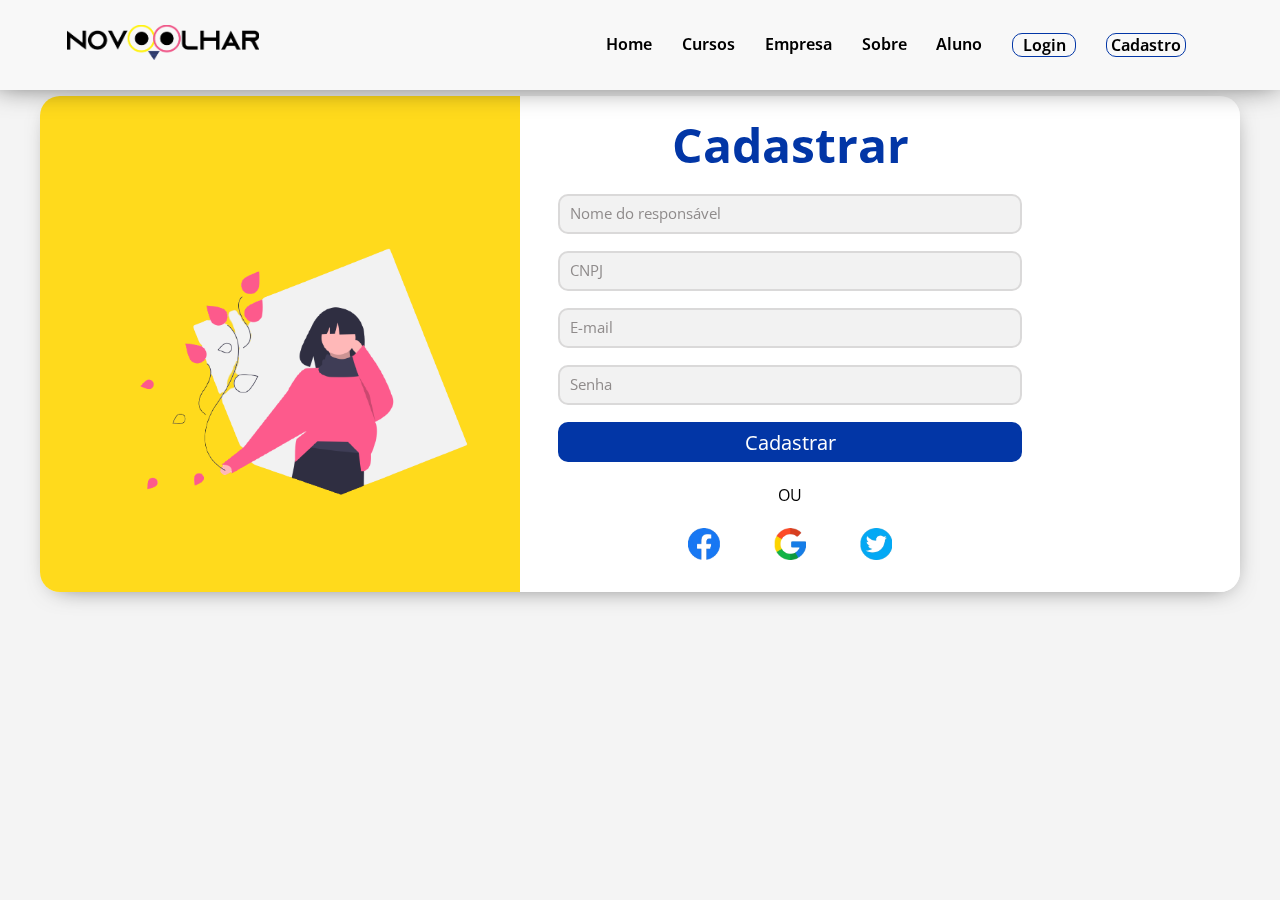
<file: cadastroempresa.html>
<!DOCTYPE html>
<html lang="pt-br">
<head>
    <meta charset="UTF-8">
    <meta http-equiv="X-UA-Compatible" content="IE=edge">
    <meta name="viewport" content="width=device-width, initial-scale=1.0">
    <title>Document</title>
    <link rel="stylesheet" href="css/cadastroempresa.css">
</head>
<body>
    
    <section class="corpo">
        <header href="#" id="cabecalho">
            <a href="index.html"><img class="logotipo" src="img/Logo.png" alt=""></a>
            <ul class="lista">
                <li><a href="index.html">Home</a></li>
                <li><a href="cursos.html">Cursos</a></li>
                <li><a href="empresa.html">Empresa</a></li>
                <li><a href="sobre.html">Sobre</a></li>
                <li><a href="perfil.html">Aluno</a></li>
                <li class="login"><a href="login.html">Login</a></li>
                <li class="cadastro"><a href="cadastrocrianca.html">Cadastro</a></li>
            </ul>
        </header>

    </section> 

    <div class="entrada">            
        <div class="cadastrocrianca">
            <h1>Cadastrar</h1>
            <input type="text" placeholder="Nome do responsável">
            
            <input type="number" placeholder="CNPJ">
            <input type="email" placeholder="E-mail">
            <input type="number" placeholder="Senha">
            <button><a href="../apoiar.html">Cadastrar</a></button>
            <br>
            <p>OU</p>
            <br>
            <div class="icones">
                <a href=""><img id="facebook" src="img/facebookicon-removebg-preview.png" alt=""></a>
                <a href=""><img src="img/googleicon-removebg-preview.png" alt=""></a>
                <a href=""><img id="twitter" src="img/twittericon-removebg-preview.png" alt=""></a>
            </div>
        </div>
        <img src="img/undraw_fall_thyk_1_-removebg-preview.png" alt="">
    </div>
</body>
</html>
</file>
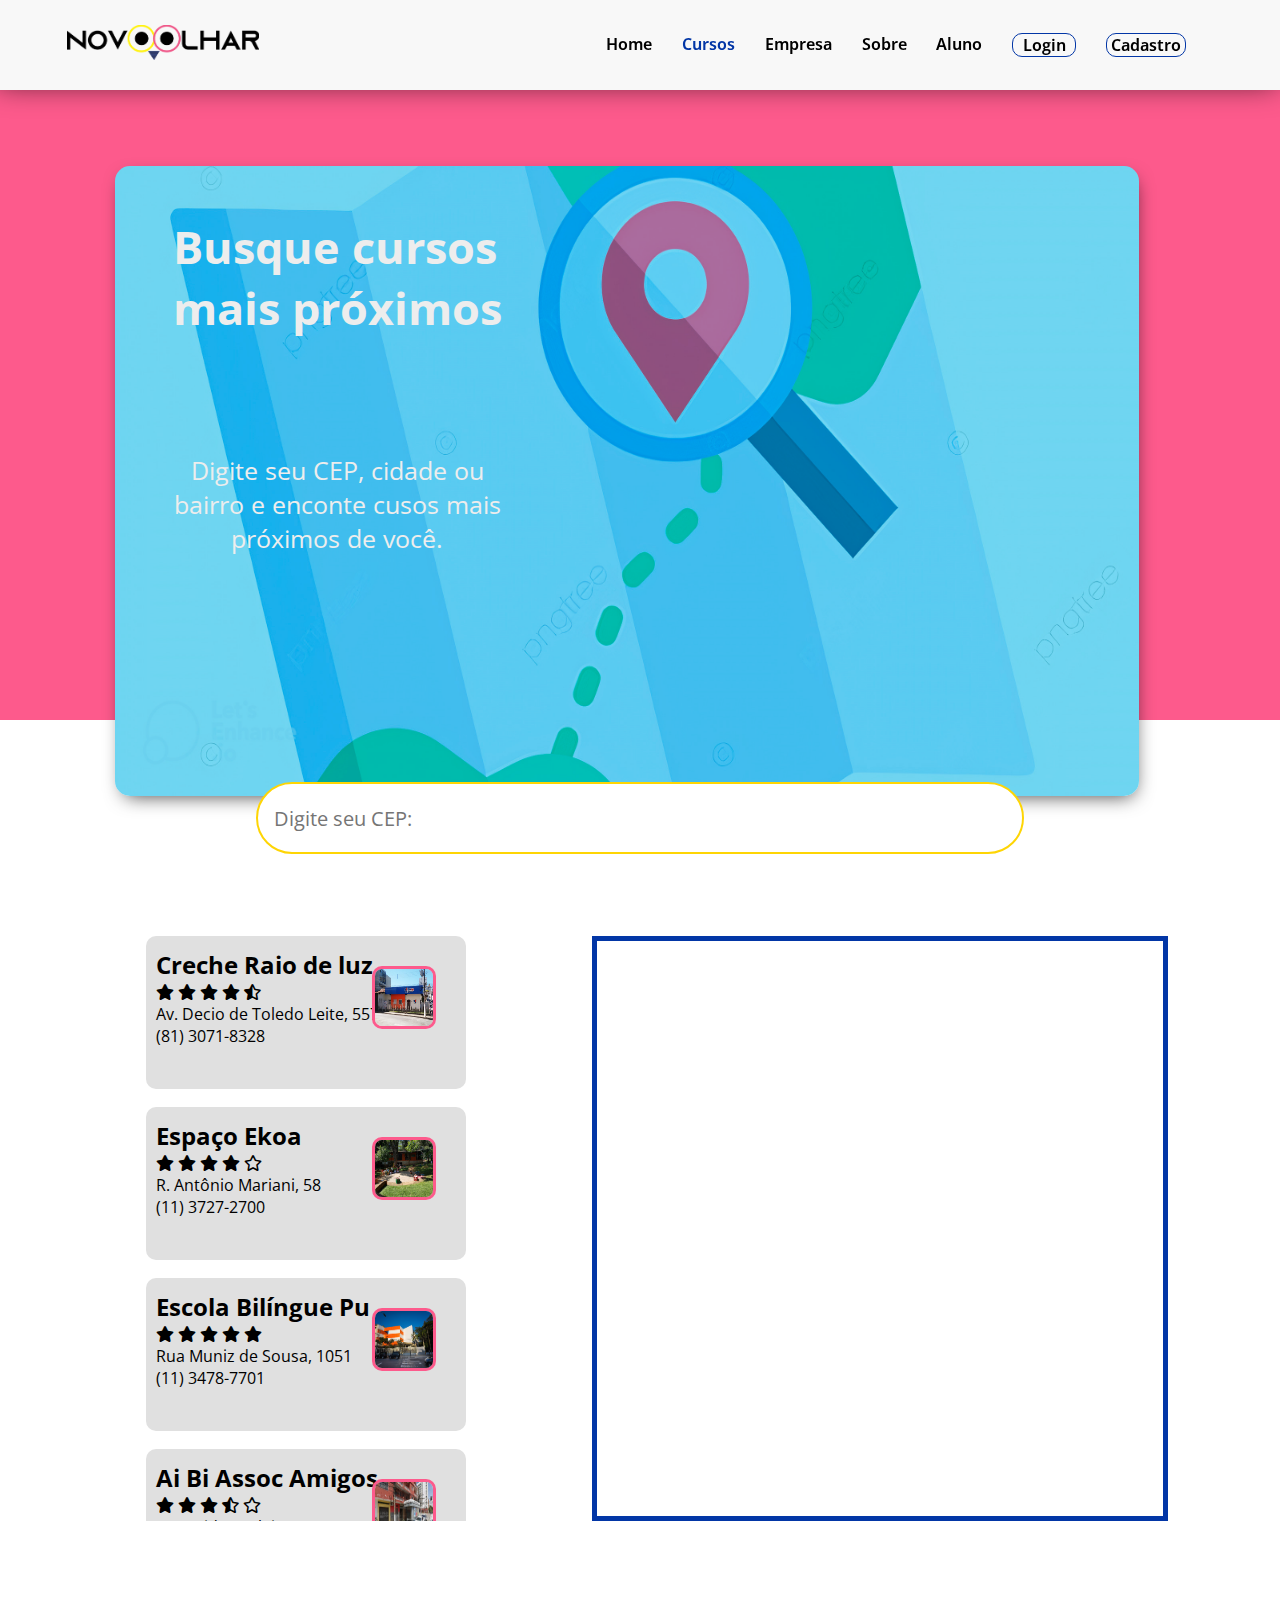
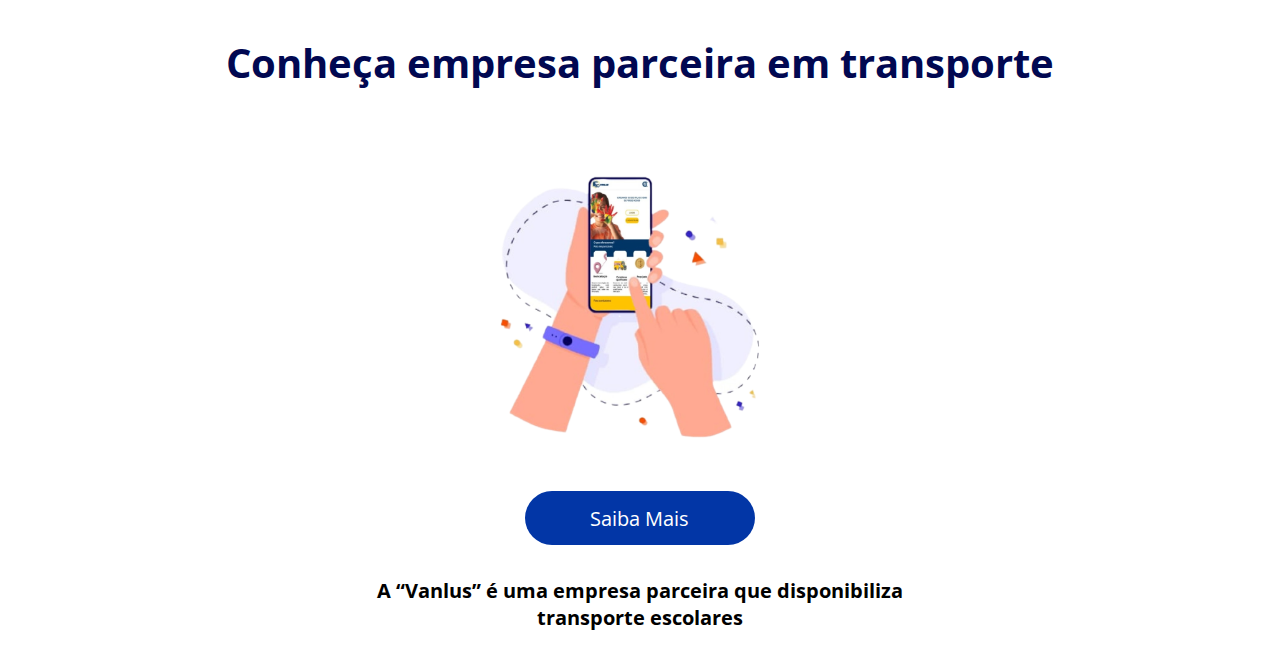
<file: cursos.html>
<!DOCTYPE html>
<html lang="pt-br">
<head>
    <meta charset="UTF-8">
    <meta http-equiv="X-UA-Compatible" content="IE=edge">
    <meta name="viewport" content="width=device-width, initial-scale=1.0">
    <title>Demoday</title>
    <link rel="stylesheet" href="css/style.css">
    <link rel="stylesheet" href="https://use.fontawesome.com/releases/v5.15.1/css/all.css">
</head>
<body>
    <section class="corpo">
        <header href="#" id="cabecalho">
          <a href="index.html"><img class="logotipo" src="img/Logo.png" alt=""></a>
            <ul class="lista">
                <li><a href="index.html">Home</a></li>
                <li><a href="#" id="selecionado">Cursos</a></li>
                <li><a href="empresa.html">Empresa</a></li>
                <li><a href="sobre.html">Sobre</a></li>
                <li><a href="perfil.html">Aluno</a></li>
                <li class="login"><a href="login.html">Login</a></li>
                <li class="cadastro"><a href="cadastrocrianca.html">Cadastro</a></li>
            </ul>
        </header>
  
          <div class="container">
            <div class="palavras">
                <h2>Busque cursos <br> mais próximos</h2>
                <br>
                <br>
                <br>
                <br>
                <br>
                <p>Digite seu CEP, cidade ou <br> bairro e enconte cusos mais <br> próximos de você.</p>
             </div>
             <img src="img/mapaFundoDemo.png" alt="">
          </div> 
          
    </section>

    <section class="cepbase" >
        <div class="cep">
            <input type="number" placeholder="Digite seu CEP:">
        </div>
    </section>

    <div class="teste">
      <section class="mapa">
        <iframe src="https://www.google.com/maps/embed?pb=!1m18!1m12!1m3!1d7798.505442922905!2d-46.69828871994064!3d-23.678579193168364!2m3!1f0!2f0!3f0!3m2!1i1024!2i768!4f13.1!3m3!1m2!1s0x94ce5025c14682b5%3A0xb58843e38ccc3b46!2sShopping%20SP%20Market!5e0!3m2!1spt-BR!2sbr!4v1668552994341!5m2!1spt-BR!2sbr" wi width="350" FRAMEBORDER="0" height="285" scrolling="no" style="border: 5px solid #0236A6"></iframe>
    </section>

    <section class="areacomentarios">
      <div class="comentario"> 
        <div class="local">
            <h2>Creche Raio de luz</h2>
            <p class="fas fa-star"></p>
            <p class="fas fa-star"></p>
            <p class="fas fa-star"></p>
            <p class="fas fa-star"></p>
            <p class="fas fa-star-half-alt"></p>
            <p>Av. Decio de Toledo Leite, 557</p>
            <p>(81) 3071-8328</p>
        </div>   
        <img src="img/ctrlplay.jpg" alt="">
      </div>   
      <!-- fas fa-star-half-alt -->
      <div id="margem" class="comentario"> 
        <div class="local">
            <h2>Espaço Ekoa </h2>
            <p class="fas fa-star"></p>
            <p class="fas fa-star"></p>
            <p class="fas fa-star"></p>
            <p class="fas fa-star"></p>
            <p class="far fa-star"></p>
            <p>R. Antônio Mariani, 58</p>
            <p>(11) 3727-2700</p>
        </div>   
        <img src="img/unnamed.jpg" alt="">
      </div>

      <div id="margem" class="comentario"> 
        <div class="local">
            <h2>Escola Bilíngue Pu ...</h2>
            <p class="fas fa-star"></p>
            <p class="fas fa-star"></p>
            <p class="fas fa-star"></p>
            <p class="fas fa-star"></p>
            <p class="fas fa-star"></p>
            <p>Rua Muniz de Sousa, 1051</p>
            <p>(11) 3478-7701</p>
        </div>   
        <img src="img/AF1QipPGvpPuqzEujieeC0llzhvNOB-B.png" alt="">
      </div>

      <div id="margem" class="comentario"> 
        <div class="local">
            <h2>Ai Bi Assoc Amigos ...</h2>
            <p class="fas fa-star"></p>
            <p class="fas fa-star"></p>
            <p class="fas fa-star"></p>
            <p class="fas fa-star-half-alt"></p>
            <p class="far fa-star"></p>
            <p>R. Ouvidor Peleja, 30</p>
            <p>(11) 3567-6620</p>
        </div>  
         
        <img src="img/thumbnail.png" alt="">
      </div>

      <div id="margem" class="comentario"> 
        <div class="local">
            <h2>LAR BATISTA DE CR...</h2>
            <p class="fas fa-star"></p>
            <p class="fas fa-star"></p>
            <p class="fas fa-star"></p>
            <p class="far fa-star"></p>
            <p class="far fa-star"></p>
            <p>R. Bueno de Andrade, 266</p>
            <p>(11) 3208-3074</p>
        </div>   
        <img src="img/batistacriancas.png" alt="">
      </div>

      <div id="margem" class="comentario"> 
        <div class="local">
            <h2>Casa do Aconchego</h2>
            <p class="fas fa-star"></p>
            <p class="fas fa-star"></p>
            <p class="fas fa-star"></p>
            <p class="fas fa-star-half-alt"></p>
            <p class="far fa-star"></p>
            <p>R. Veríssimo Glória, 126</p>
            <p>(11) 2507-9294</p>
        </div>   
        <img src="img/casaaconchegos.png" alt="">
      </div>

      <div id="margem" class="comentario"> 
        <div class="local">
            <h2>Happy Perdizes | E...</h2>
            <p class="fas fa-star"></p>
            <p class="fas fa-star"></p>
            <p class="fas fa-star"></p>
            <p class="fas fa-star"></p>
            <p class="fas fa-star"></p>
            <p>R. Caiubi, 438 </p>
            <p>(11) 3675-5142</p>
        </div>   
        <img src="img/happy.png" alt="">
      </div>

      <div id="margem" class="comentario"> 
        <div class="local">
            <h2>Gare - Escola de Ar...</h2>
            <p class="fas fa-star"></p>
            <p class="fas fa-star"></p>
            <p class="fas fa-star"></p>
            <p class="fas fa-star-half-alt"></p>
            <p class="far fa-star"></p>
            <p>R. Cubatão, 959 </p>
            <p>(11) 3564-2696</p>
        </div>   
        <img src="img/gare.png" alt="">
      </div>
    </section>
    </div>

   

    <section class="parceria">

        <h2>Conheça empresa parceira em transporte </h2>

        <div class="centroindex">
          <img src="img/fundovanlus.png" alt="">
        
        
        <button>Saiba Mais</button>
        
        <p>A “Vanlus” é uma empresa parceira que disponibiliza <br> transporte escolares </p>
        </div>

    </section>

    

    


</body>
</html>
</file>
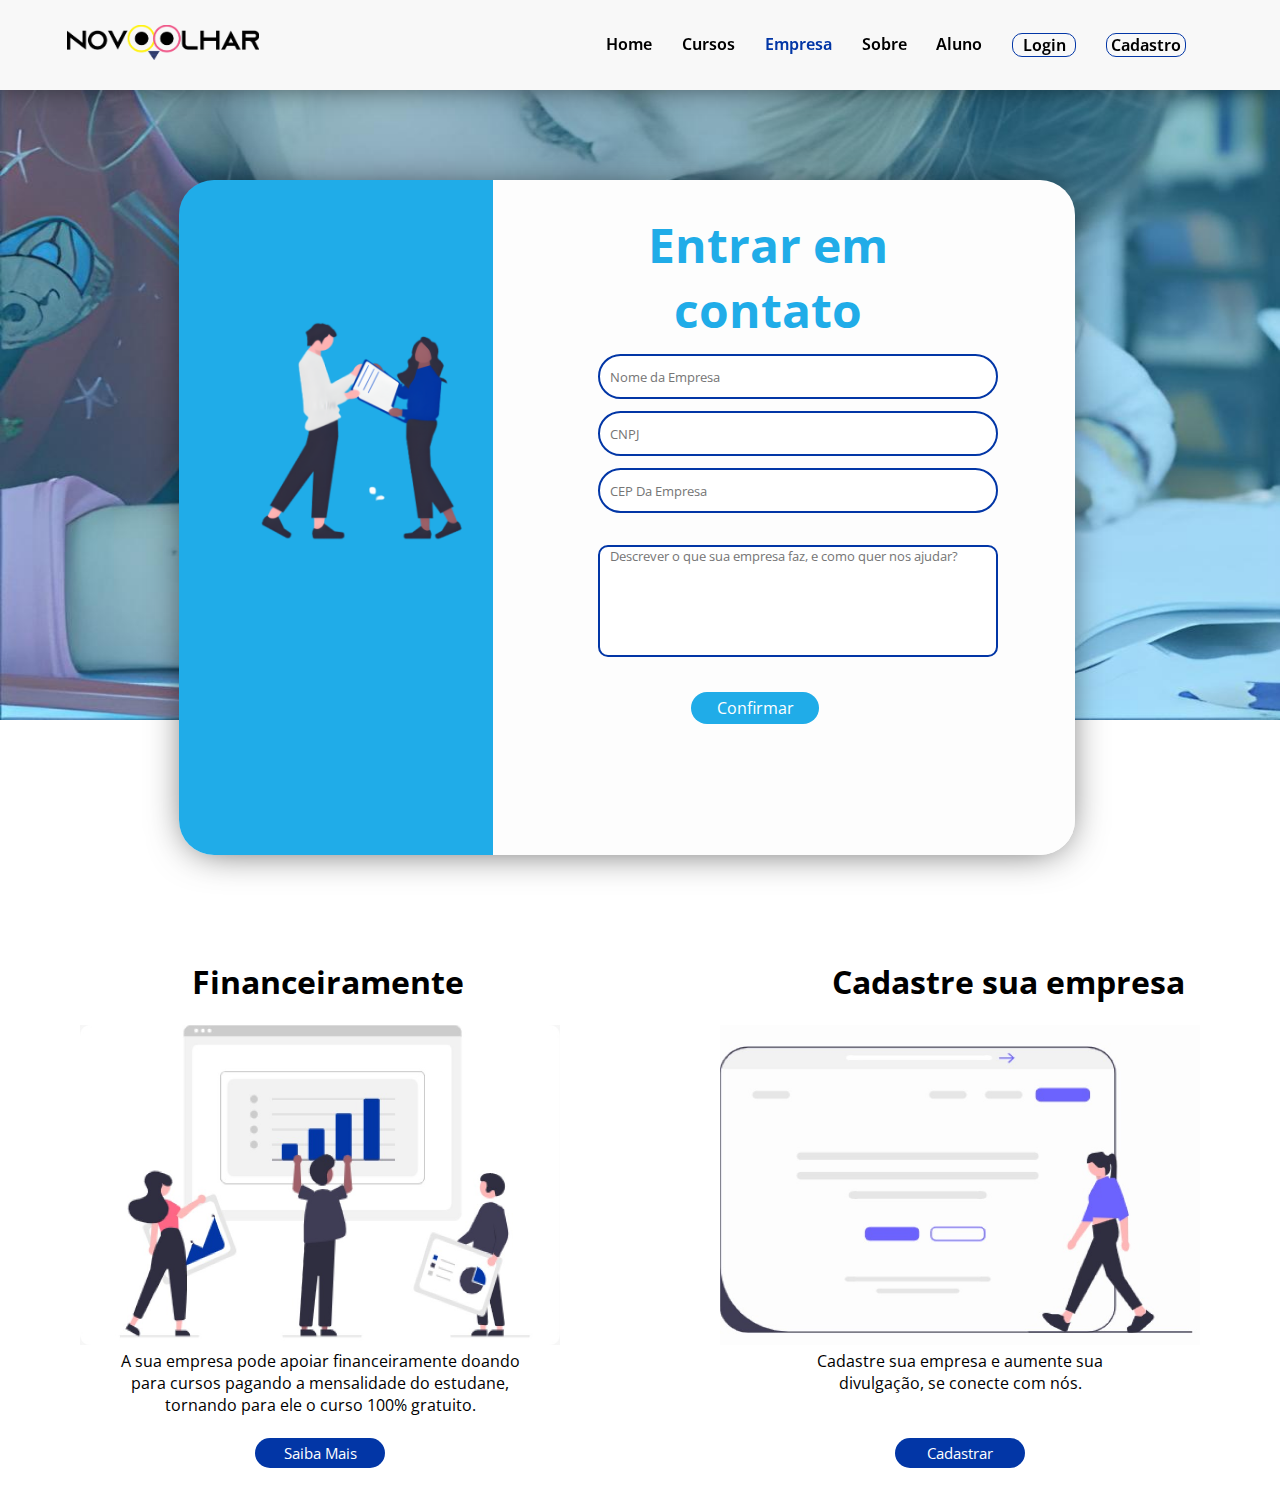
<file: empresa.html>
<!DOCTYPE html>
<html lang="pt-br">
<head>
    <meta charset="UTF-8">
    <meta http-equiv="X-UA-Compatible" content="IE=edge">
    <meta name="viewport" content="width=device-width, initial-scale=1.0">
    <title>Demoday</title>
    <link rel="stylesheet" href="css/empresa.css">
    <link rel="stylesheet" href="https://use.fontawesome.com/releases/v5.15.1/css/all.css">
</head>
<body>
    <section class="corpo">
        <img class="imagem" src="img/zyro-image (1).png" alt="">
        <header href="#" id="cabecalho">
            <a href="index.html"><img class="logotipo" src="img/Logo.png" alt=""></a>
            <ul class="lista">
                <li><a href="index.html">Home</a></li>
                <li><a href="cursos.html">Cursos</a></li>
                <li><a href="#" id="selecionado">Empresa</a></li>
                <li><a href="sobre.html">Sobre</a></li>
                <li><a href="perfil.html">Aluno</a></li> 
                <li class="login"><a href="login.html">Login</a></li>
                <li class="cadastro"><a href="cadastrocrianca.html">Cadastro</a></li>
            </ul>
        </header>

    </section> 
    
    <div class="cadastroempresa">
        <img src="img/cadatroimagens.png" alt="">
        <div class="areacadastro">
            <p>Entrar em contato</p>
            <input type="text" placeholder="Nome da Empresa">
            <input type="number" placeholder="CNPJ">
            <input type="text" placeholder="CEP Da Empresa">
            <textarea style="resize: none" name="" placeholder="Descrever o que sua empresa faz, e como quer nos ajudar?" id="" cols="30" rows="10"></textarea>
            <button><a href="../home.html">Confirmar</a></button>
        </div>
        </div>

    <div class="complexo">
        <div class="finalparte">
            <h1>Financeiramente</h1>
            <br>
            <img src="img/financeiramente.jpeg" alt="">
            <p>A sua empresa pode apoiar financeiramente doando <br> para cursos pagando a mensalidade do estudane, <br> tornando para ele o curso 100% gratuito.</p>
            <br>
            <button>Saiba Mais</button>
        </div>

        <div class="finalparte">
            <h1>Cadastre sua empresa</h1>
            <br>
            <img class="combine" src="img/cadastroempresa.jpeg" alt="">
            <p>Cadastre sua empresa e aumente sua <br> divulgação, se conecte com nós.</p>
            <br>
            <br>
            <button><a href="cadastroempresa.html">Cadastrar</a></button>
        </div>
    </div>
    
</body>
</html>
</file>
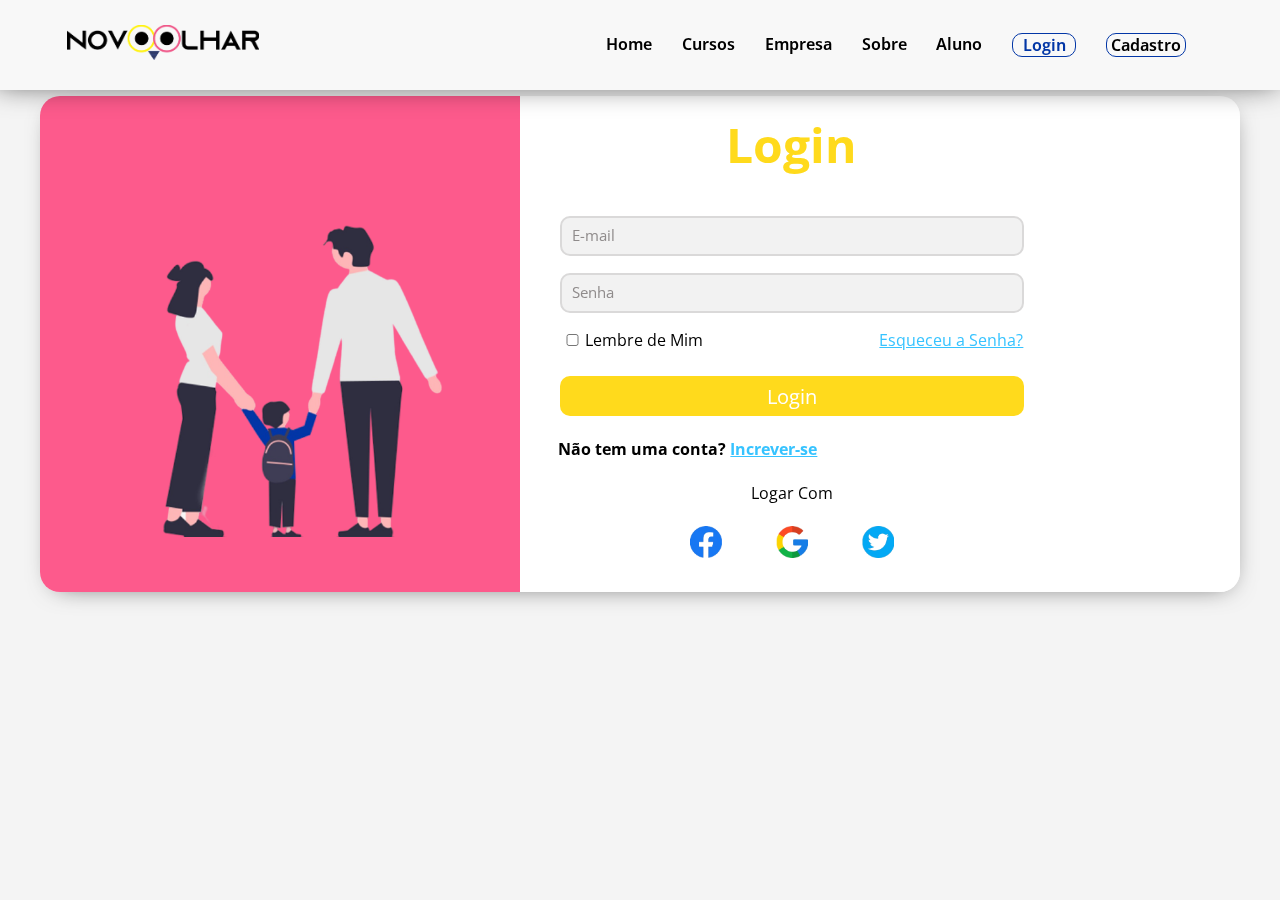
<file: login.html>
<!DOCTYPE html>
<html lang="pt-br">
<head>
    <meta charset="UTF-8">
    <meta http-equiv="X-UA-Compatible" content="IE=edge">
    <meta name="viewport" content="width=device-width, initial-scale=1.0">
    <link rel="stylesheet" href="css/login.css">
    <title>Demoday</title>
</head>
<body>
    <section class="corpo">
        <header href="#" id="cabecalho">
            <a href="index.html"><img class="logotipo" src="img/Logo.png" alt=""></a>
            <ul class="lista">
                <li><a href="index.html">Home</a></li>
                <li><a href="cursos.html">Cursos</a></li>
                <li><a href="empresa.html">Empresa</a></li>
                <li><a href="sobre.html">Sobre</a></li>
                <li><a href="perfil.html">Aluno</a></li>
                <li class="login"><a href="login.html" id="selecionado">Login</a></li>
                <li class="cadastro"><a href="cadastrocrianca.html">Cadastro</a></li>
            </ul>
        </header>

    </section> 

    <div class="entrada">            
        <div class="cadastrocrianca">
            <h1>Login</h1>
            <br>
            <input id="caixa" type="email" placeholder="E-mail">
            <input id="caixa" type="password" placeholder="Senha">
            <div class="check">
                <div class="numero">
                    <p><input type="checkbox">Lembre de Mim</p>
                </div>
                <div class="esqueceu">
                    <a href="">Esqueceu a Senha?</a>
                </div>
            </div>
            <button><a href="../home.html">Login</a></button>
            <br>
            <div class="inscrever">
                <h4>Não tem uma conta? <a href="cadastrocrianca.html">Increver-se</a></h4>
            </div>
            <br>
            <p>Logar Com</p>
            <br>
            <div class="icones">
                <a href=""><img id="facebook" src="img/facebookicon-removebg-preview.png" alt=""></a>
                <a href=""><img src="img/googleicon-removebg-preview.png" alt=""></a>
                <a href=""><img id="twitter" src="img/twittericon-removebg-preview.png" alt=""></a>
            </div>
        </div>
        <img src="img/loginpagina.png" alt="">
    </div>
</body>
</html>
</file>
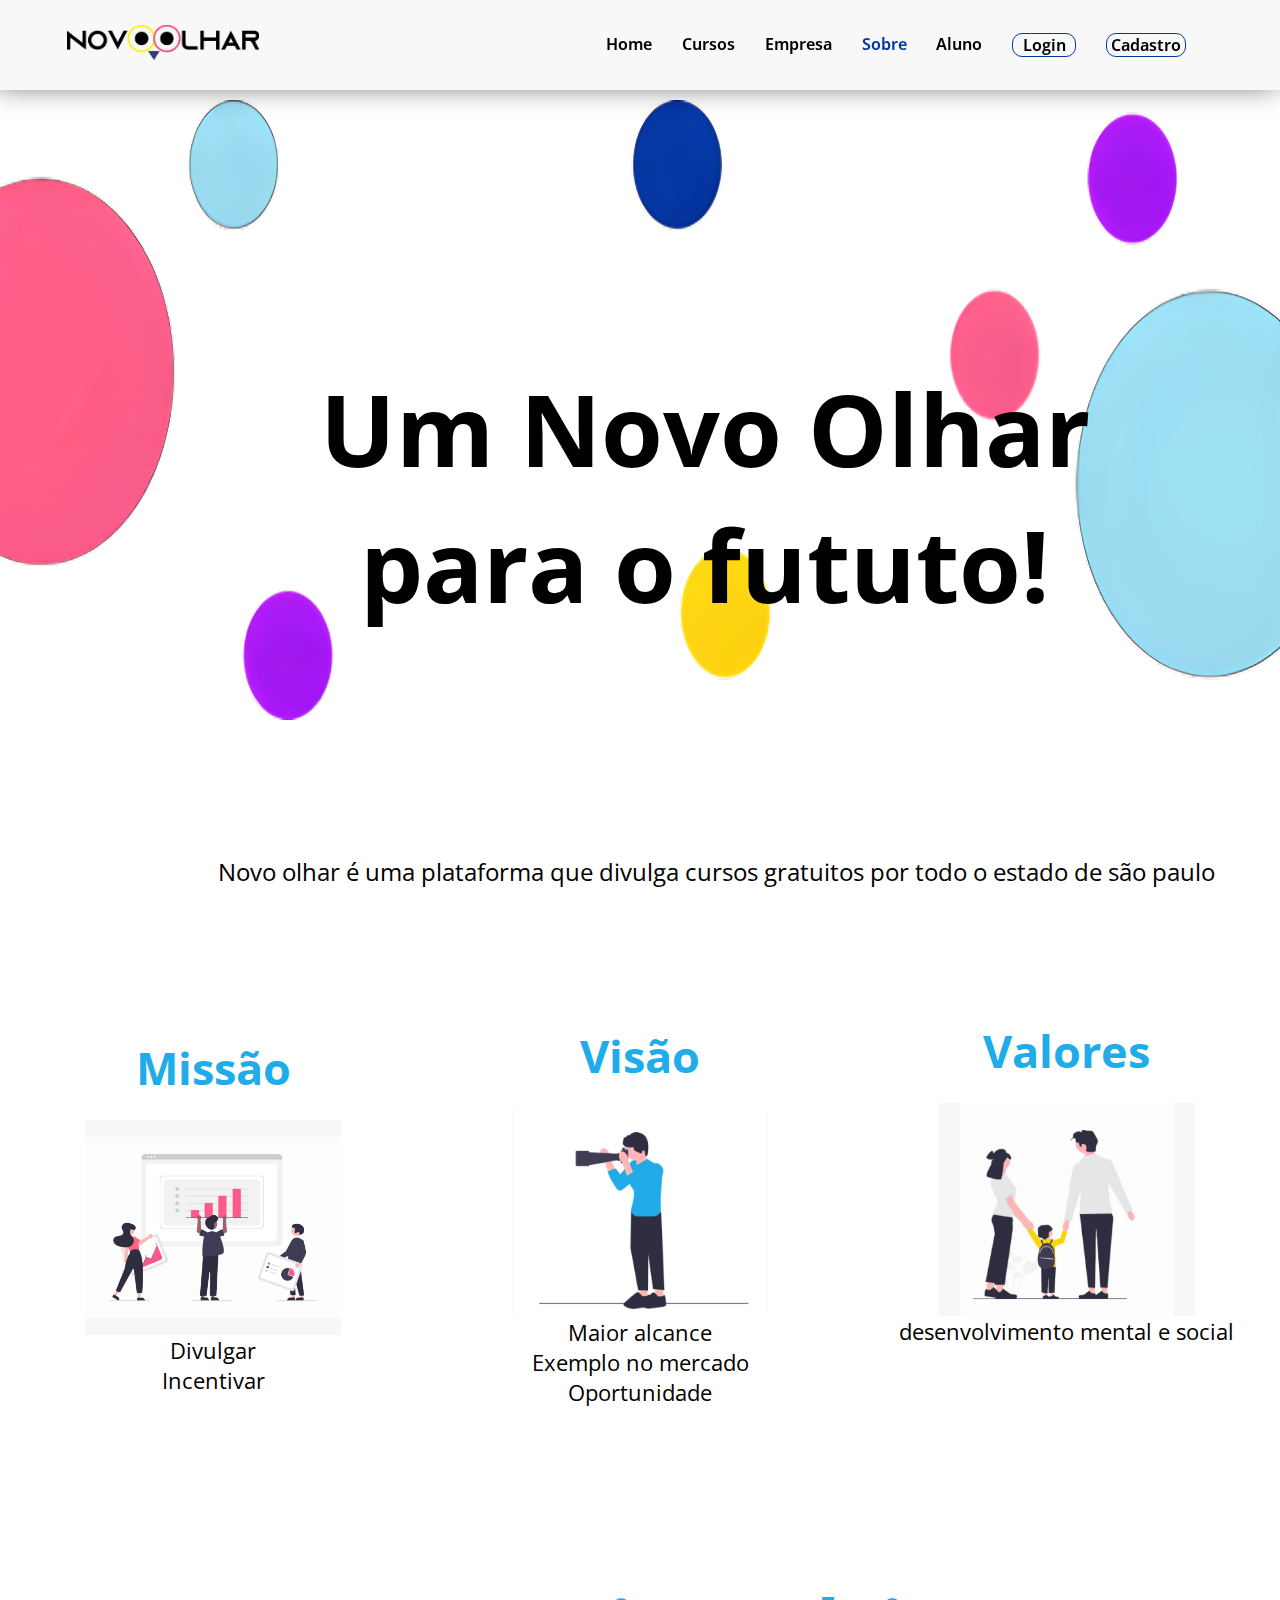
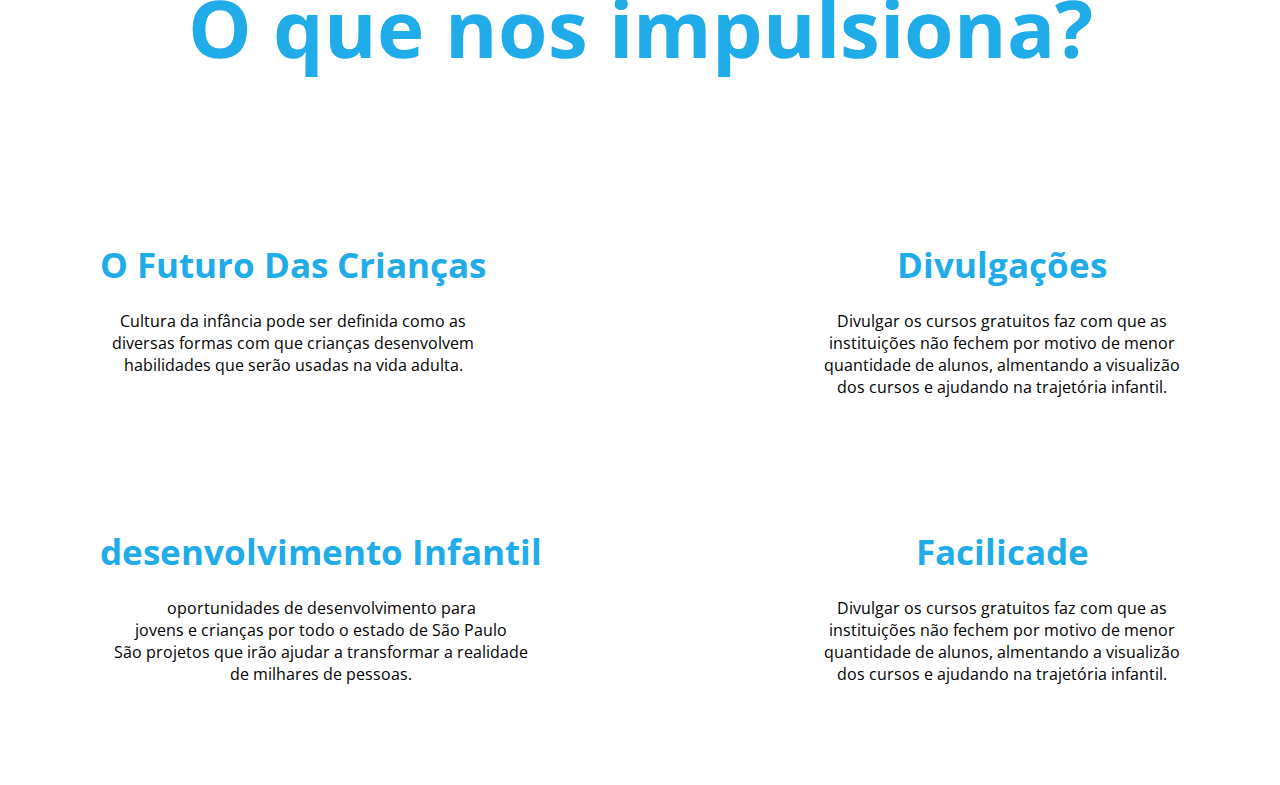
<file: sobre.html>
<!DOCTYPE html>
<html lang="pt-br">
<head>
    <meta charset="UTF-8">
    <meta http-equiv="X-UA-Compatible" content="IE=edge">
    <meta name="viewport" content="width=device-width, initial-scale=1.0">
    <title>Document</title>
    <link rel="stylesheet" href="css/sobre.css">
    <link rel="stylesheet" href="https://use.fontawesome.com/releases/v5.15.1/css/all.css">
</head>
<body>
    <section class="corpo">
        <img class="imagem" src="img/fundosobre.png" alt="">
        <header href="#" id="cabecalho">
          <a href="index.html"><img class="logotipo" src="img/Logo.png" alt=""></a>
            <ul class="lista">
                <li><a href="../index.html">Home</a></li>
                <li><a href="cursos.html">Cursos</a></li>
                <li><a href="empresa.html">Empresa</a></li>
                <li><a href="#" id="selecionado">Sobre</a></li>
                <li><a href="perfil.html">Aluno</a></li>
                <li class="login"><a href="login.html">Login</a></li>
                <li class="cadastro"><a href="cadastrocrianca.html">Cadastro</a></li>
            </ul>
        </header>

    </section>  

    <div class="novolhar">
        <h1>Um Novo Olhar <br> para  o fututo!</h1>

        <p>Novo olhar é uma plataforma que divulga cursos gratuitos por todo o estado de são paulo</p>
    </div>

    <div class="missao">
        <div class="imagem">
            <h2>Missão</h2>
            <br>
            <img src="img/missao.jpeg" alt="">
            <p>Divulgar <br> Incentivar</p>
        </div>
        <div class="imagem">
            <h2>Visão</h2>
            <br>
            <img src="img/visao.jpeg" alt="">
            <p>Maior alcance <br> Exemplo no mercado <br> Oportunidade</p>
        </div>
        <div class="imagem">
            <h2>Valores</h2>
            <br>
            <img src="img/valores.jpeg" alt="">
            <p>desenvolvimento mental e social</p>
            <br>
            <br>
            <br>
        </div>
    </div>

    <div class="impulsionar">
        <h1>O que nos impulsiona?</h1>
    </div>

    <div class="parte7">

        <div class="futuro">
            <h2>O Futuro Das Crianças</h2>
            <br>
            <P>Cultura da infância pode ser definida como as <br> diversas formas com que crianças desenvolvem <br> habilidades que serão usadas na vida adulta.</P>
        </div>
    
        <div class="divulgacao">
            <h2>Divulgações</h2>
            <br>
            <p>Divulgar os cursos gratuitos faz com que as <br> instituições não fechem por motivo de menor <br> quantidade de alunos, almentando a visualizão <br> dos cursos e  ajudando na trajetória infantil.</p>
        </div>
        
    </div>

    <div class="parte72">

        <div class="desenvolvimento">
            <h2>desenvolvimento Infantil</h2>
            <br>
            <p>oportunidades de desenvolvimento para <br> jovens e crianças por todo o estado de São Paulo <br> São projetos que irão ajudar a transformar a realidade <br> de milhares de pessoas.</p>
        </div>

        <div class="facilidade">
            <h2>Facilicade</h2>
            <br>
            <p>Divulgar os cursos gratuitos faz com que as <br> instituições não fechem por motivo de menor <br> quantidade de alunos, almentando a visualizão <br> dos cursos e  ajudando na trajetória infantil.</p>
        </div>

    </div>



    
</body>

</html>
</file>
<file: css/cadastroempresa.css>
@import url('https://fonts.googleapis.com/css2?family=Open+Sans:wght@400;500;600;700;800&display=swap');

*{
    margin: 0;
    padding: 0;
    box-sizing: border-box;
    font-family: 'Open Sans', sans-serif;
}

:root{
    --azul: #0236A6;
    --ciano: #20ACE8;
    --roxo: #B415F5;
    --rosa: #FD5A8C;
    --amarelo: #FED504;
    --subtitulo: #010851;
}

html{
    background: #F4F4F4;
}

.corpo .imagem{
    width: 100rem;
}

.login{
    border: 1.5px solid var(--azul);
    border-radius: 10px;
    width: 4rem;
    text-align: center;
}

.cadastro{
    border: 1.5px solid var(--azul);
    border-radius: 10px;
    width: 5rem;
    text-align: center;
}

.corpo #cabecalho h1{
    margin-left: 30px;
}

#cabecalho{
    display: flex;
    align-items: center;
    justify-content: space-between;
    height: 10%;
    width: 100%;
    background-color: #F8F8F8;
    position: fixed;
    top: 0;
    -webkit-box-shadow: -3px -7px 30px 0px rgba(0,0,0,0.75);
-moz-box-shadow: -3px -7px 30px 0px rgba(0,0,0,0.75);
box-shadow: -3px -7px 30px 0px rgba(0,0,0,0.75);
}

#cabecalho .lista{
    display: flex;
    list-style-type: none;
    width: 50%;
    justify-content: space-evenly;
    margin-right: 5%;
}

#cabecalho .lista a{
    text-decoration: none;
    color: black;
    transition: all 0.3s ease;
    font-weight: 650;
}

#cabecalho .lista #selecionado{
    color: #0236A6;
}

#cabecalho .lista a:hover{
    color: #0236A6;
}

.logotipo{
    width: 12rem;
    margin-left: 35%;
}

::-webkit-scrollbar{
    background-color: rgb(200, 200, 200);
}

::-webkit-scrollbar-thumb{
    background-color: #0236a6;
}

.entrada{
    width: 75rem;
    height: 31rem;
    background-color: #0236A6;
    margin: 0 auto;
    border-radius: 20px;
    margin-top: 6rem;
    background: linear-gradient(to left, #FFFFFF 60%, #FFDA1C 40%);
    -webkit-box-shadow: 2px 6px 27px -14px rgba(0,0,0,0.75);
-moz-box-shadow: 2px 6px 27px -14px rgba(0,0,0,0.75);
box-shadow: 2px 6px 27px -14px rgba(0,0,0,0.75);
}

.entrada img{
    width: 25rem;
    margin-top: 8rem;
    margin-left: 4rem;
}

.cadastrocrianca{
    display: flex;
    flex-direction: column;
    justify-content: center;
    align-items: center;
    margin-left: 40.5%;
    margin-top: 1rem;
    position: absolute;
}

.cadastrocrianca h1{
    font-size: 3rem;
    color: #0236A6;
}

.cadastrocrianca input{
    width: 29rem;
    height: 2.5rem;
    background: #F2F2F2;
    border: 2px solid #DAD9D9;
    outline: none;
    border-radius: 10px;
    padding-left: 10px;
    margin-top: 17px;
}

.cadastrocrianca input::placeholder{
    color: #8F8B8B;
    font-size: 15px;
}

.cadastrocrianca button{
    width: 29rem;
    height: 2.5rem;
    border-radius: 10px;
    border: none;
    margin-top: 17px;
    font-size: 20px;
    color: #fdfdfd;
    background: #0236A6;
    display: flex;
    align-items: center;
    justify-content: center;
    transition: all 0.5s ease;
}

.cadastrocrianca button a{
    color: #fff;
    text-decoration: none;
}

.cadastrocrianca button:hover{
    background: #FFDA1C;
    transition: all 0.5s ease;
}

.numeroenascimento{
    display: flex;
    margin-top: 15px;
}

.numero input{
    margin-right: 5rem;
}

.numeroenascimento input{
    width: 12rem;
    height: 2rem;
    background: #F2F2F2;
    border: 2px solid #DAD9D9;
    outline: none;
    border-radius: 10px;
    padding-left: 10px;
}

.numeroenascimento p{
    color: #8F8B8B;
}

.icones{
	display: inline-block;
}

.icones img{
    margin-top: 10px;
    width: 32px;
    margin: 0 auto;
}

.icones #facebook{
    margin-right: 50px;
}

.icones #twitter{
    margin-left: 50px;
}

#check{
    border: none;
    width: 10px;
}

.juncao{
    display: inline-block;
}
</file>
<file: css/style.css>
@import url('https://fonts.googleapis.com/css2?family=Open+Sans:wght@400;500;600;700;800&display=swap');

*{
    margin: 0;
    padding: 0;
    box-sizing: border-box;
    font-family: 'Open Sans', sans-serif;
}

:root{
    --azul: #0236A6;
    --ciano: #20ACE8;
    --roxo: #B415F5;
    --rosa: #FD5A8C;
    --amarelo: #FED504;
    --subtitulo: #010851;
}

.login{
    border: 1.5px solid var(--azul);
    border-radius: 10px;
    width: 4rem;
    text-align: center;
}

.cadastro{
    border: 1.5px solid var(--azul);
    border-radius: 10px;
    width: 5rem;
    text-align: center;
}

.corpo{
    display: flex;
    background: #FD5A8C;
    height: 80vh;
    position: relative;
}

.corpo #cabecalho h1{
    margin-left: 30px;
}

#cabecalho{
    display: flex;
    align-items: center;
    justify-content: space-between;
    height: 10%;
    width: 100%;
    background-color: #F8F8F8;
    position: fixed;
    z-index: 1000;
    -webkit-box-shadow: -3px -7px 30px 0px rgba(0,0,0,0.75);
-moz-box-shadow: -3px -7px 30px 0px rgba(0,0,0,0.75);
box-shadow: -3px -7px 30px 0px rgba(0,0,0,0.75);
}

#cabecalho .lista{
    display: flex;
    list-style-type: none;
    width: 50%;
    justify-content: space-evenly;
    margin-right: 5%;
}

#cabecalho .lista a{
    text-decoration: none;
    color: black;
    transition: all 0.3s ease;
    font-weight: 650;
}

#cabecalho .lista #selecionado{
    color: #0236A6;
}

#cabecalho .lista a:hover{
    color: #0236A6;
}

.corpo .container{
    height: 40vh;
    position: absolute;
    top: 30%;
    left: 6.5%;
}

::-webkit-scrollbar{
    background-color: rgb(200, 200, 200);
}

::-webkit-scrollbar-thumb{
    background-color: #0236a6;
}

.container img{
    margin: 0 auto;
    margin-top: -50px;
    width: 80vw;
    height: 70vh;
    margin-left: 2rem;
    -webkit-box-shadow: 2px 7px 19px -7px rgba(0,0,0,0.75);
-moz-box-shadow: 2px 7px 19px -7px rgba(0,0,0,0.75);
box-shadow: 2px 7px 19px -7px rgba(0,0,0,0.75);
   border-radius: 15px;
}

.container .palavras{
    color: #ededed;
    position: absolute;
    left: 7vw;
}

.logotipo{
    width: 12rem;
    margin-left: 35%;
}

.container .palavras h2{
    font-size: 45px;
    
}

.container .palavras p{
    margin-top: 5px;
    text-align: center;
    font-size: 25px;
}

.cepbase{
    width: 100%;
    padding: 30px;
    display: flex;
    align-items: center;
    justify-content: center;
    margin-top: 2rem;
}

.cep input{
    width: 60vw;
    height: 8vh;
    padding: 1rem;
    font-size: 20px;
    border: 2px solid #FED504;
    outline: none;
    border-radius: 67px;
    position: relative;
}

.cep i{
    width: 10px;
    position: absolute;
}

i{
    position: absolute;
    margin-right: 100rem;
}


.mapa iframe{
    float: right;
    margin-right: 110px;
    margin-top: 50px;
    width: 45vw;
    height: 65vh;
    margin-bottom: 30px;
    
}

.areacomentarios{
    margin-top: 50px;
    width: 36vw;
    height: 65vh;
    padding: 0;
    overflow-y: scroll;
    margin-left: 3rem;
}

.comentario{
    background-color: #e0e0e0;
    width: 25vw;
    height: 17vh;
    margin-left: 6rem;
    display: flex;
    position: relative;
    border-radius: 10px;
}

#margem{
    margin-top: 18px;
}

.local{
    position: absolute;
    top: 8%;
    left: 3%;
}

.comentario img{
    margin-top: 30px;
    width: 5vw;
    height: 7vh;
    right: 30px;
    position: absolute;
    border: 3px solid #FD5A8C;
    border-radius: 10px;
}


::-webkit-scrollbar{
    background-color: rgb(200, 200, 200);
}

::-webkit-scrollbar-thumb{
    background-color: #0236a6;
}

.areacomentarios::-webkit-scrollbar{
    background-color: rgb(200, 200, 200);
}

.areacomentarios::-webkit-scrollbar-thumb{
    background-color: #0000005a;
    transition: 0.5s all ease;
}

.areacomentarios::-webkit-scrollbar-thumb:hover{
    background-color: #000000a9;
    transition: 0.5s all ease;
}

.parceria h2{
    font-size: 40px;
    margin-top: 7rem;
    text-align: center;
    font-weight: bold;
    color: #010851;
}

.centroindex{
    flex-direction: column;
    display: flex;
    align-items: center;
    text-align: center;
    margin-top: 3rem;
}


.parceria img{
    width: 420px;
}

.parceria button{
    width: 18vw;
    height: 6vh;
    background-color: #0236a6;
    color: #fff;
    border-radius: 45px;
    border: none;
    font-size: 20px; 
    margin-top: 3rem;
    transition: 0.5s all ease;
}

.parceria button:hover{
    transition: 0.5s all ease;
    background-color: #FD5A8C;
}

.parceria p{
    font-size: 20px;
    font-weight: bold;
    margin-top: 2rem;
    margin-bottom: 20px;
}


.teste{
    border: 2px solid white;
}
</file>
<file: css/empresa.css>
@import url('https://fonts.googleapis.com/css2?family=Open+Sans:wght@400;500;600;700;800&display=swap');

*{
    margin: 0;
    padding: 0;
    box-sizing: border-box;
    font-family: 'Open Sans', sans-serif;
}

:root{
    --azul: #0236A6;
    --ciano: #20ACE8;
    --roxo: #B415F5;
    --rosa: #FD5A8C;
    --amarelo: #FED504;
    --subtitulo: #010851;
}

.corpo .imagem{
    width: 100rem;
    position: relative;
}

.login{
    border: 1.5px solid var(--azul);
    border-radius: 10px;
    width: 4rem;
    text-align: center;
}

.cadastro{
    border: 1.5px solid var(--azul);
    border-radius: 10px;
    width: 5rem;
    text-align: center;
}

.corpo{
    display: flex;
    position: relative;
    height: 80vh;
    color: #fff;
    position: relative;
}

.corpo #cabecalho h1{
    margin-left: 30px;
}

#cabecalho{
    display: flex;
    align-items: center;
    justify-content: space-between;
    height: 10%;
    width: 100%;
    background-color: #F8F8F8;
    position: fixed;
    z-index: 1000;
    -webkit-box-shadow: -3px -7px 30px 0px rgba(0,0,0,0.75);
-moz-box-shadow: -3px -7px 30px 0px rgba(0,0,0,0.75);
box-shadow: -3px -7px 30px 0px rgba(0,0,0,0.75);
}

#cabecalho .lista{
    display: flex;
    list-style-type: none;
    width: 50%;
    justify-content: space-evenly;
    margin-right: 5%;
}

#cabecalho .lista a{
    text-decoration: none;
    color: black;
    transition: all 0.3s ease;
    font-weight: 650;
}

#cabecalho .lista #selecionado{
    color: #0236A6;
}

#cabecalho .lista a:hover{
    color: #0236A6;
}

.logotipo{
    width: 12rem;
    margin-left: 35%;
}

::-webkit-scrollbar{
    background-color: rgb(200, 200, 200);
}

::-webkit-scrollbar-thumb{
    background-color: #0236a6;
}

.cadastroempresa{
    background: linear-gradient(to left, #FDFDFD 65%, #20ACE8 30%);
    position: absolute;
    height: 75vh;
    width: 70%;
    top: 20%;
    border-radius: 35px;
    -webkit-box-shadow: 0px 3px 39px -10px rgba(0,0,0,0.75);
    -moz-box-shadow: 0px 3px 39px -10px rgba(0,0,0,0.75);
    box-shadow: 0px 3px 39px -10px rgba(0,0,0,0.75);
    left: 14%;
}

.cadastroempresa img{
    width: 20rem;
    margin-top: 14%;
    margin-left: 15px;
    position: absolute;
}

.areacadastro{
    flex-direction: column;
    display: flex;
    justify-content: center;
    align-items: center;
    margin-right: 90px;
}

.areacadastro input{
    width: 25rem;
    height: 5vh;
    margin-left: 27rem;
    border-radius: 35px;
    margin-top: 12px;
    padding-left: 10px;
    outline: none;
    border: 2px solid #0236a6;
}

.areacadastro textarea{
    width: 25rem;
    height: 7rem;
    margin-left: 27rem;
    margin-top: 2rem;
    border-radius: 10px;
    border: 2px solid #0236a6;
    padding-left: 10px;
    padding-right: 10px;
    outline: none;
}

.areacadastro textarea::-webkit-scrollbar-thumb{
    background-color: #0236a6;
    border-radius: 15px;
}

.areacadastro textarea::-webkit-scrollbar{
    border-radius: 15px;
}

.areacadastro button{
    width: 8rem;
    height: 2rem;
    font-size: 1rem;
    border-radius: 35px;
    border: none;
    background: #20ACE8;
    color: #fff;
    margin-top: 35px;
    margin-left: 43%;
    transition: 0.5s all ease;
}

.areacadastro button a{
    text-decoration: none;
    color: #fff;
}

button:hover{
    transition: 0.5s all ease;
    background: #FD5A8C;
}

.cadastroempresa p{
    font-size: 3rem;
    color: #20ACE8;
    font-weight: bold;
    text-align: center;
    margin-left: 46.2%;
    margin-top: 2rem;
    padding: 0;
    display: flex;
}

.complexo{
    width: 100%;
    display: flex;
    justify-content: space-around;
    align-items: center;
}

.finalparte{
    margin-top: 15rem;
    margin-bottom: 2rem;
}

.finalparte h1{
    margin-left: 7rem;
}

.finalparte img{
    width: 30rem;
    height: 20rem;
}

.finalparte button{
    width: 130px;
    height: 30px;
    border-radius: 15px;
    border: none;
    background-color: #0236a6;
    color: #FFFFFF;
    font-size: 15px;
    display: block;
    margin: 0 auto;
    transition: 0.5s all ease;
}

.finalparte button a{
    text-decoration: none;
    color: #fff;
}

.finalparte button:hover{
    transition: 0.5s all ease;
    background: #FD5A8C;
}

.finalparte p {
    display: flex;
    justify-content: center;
    text-align: center;
}
</file>
<file: css/login.css>
@import url('https://fonts.googleapis.com/css2?family=Open+Sans:wght@400;500;600;700;800&display=swap');

*{
    margin: 0;
    padding: 0;
    box-sizing: border-box;
    font-family: 'Open Sans', sans-serif;
}

:root{
    --azul: #0236A6;
    --ciano: #20ACE8;
    --roxo: #B415F5;
    --rosa: #FD5A8C;
    --amarelo: #FED504;
    --subtitulo: #010851;
}

html{
    background: #F4F4F4;
}

.corpo .imagem{
    width: 100rem;
}

.login{
    border: 1.5px solid var(--azul);
    border-radius: 10px;
    width: 4rem;
    text-align: center;
}

.cadastro{
    border: 1.5px solid var(--azul);
    border-radius: 10px;
    width: 5rem;
    text-align: center;
}

.corpo #cabecalho h1{
    margin-left: 30px;
}

#cabecalho{
    display: flex;
    align-items: center;
    justify-content: space-between;
    height: 10%;
    width: 100%;
    background-color: #F8F8F8;
    position: fixed;
    top: 0;
    -webkit-box-shadow: -3px -7px 30px 0px rgba(0,0,0,0.75);
-moz-box-shadow: -3px -7px 30px 0px rgba(0,0,0,0.75);
box-shadow: -3px -7px 30px 0px rgba(0,0,0,0.75);
}

#cabecalho .lista{
    display: flex;
    list-style-type: none;
    width: 50%;
    justify-content: space-evenly;
    margin-right: 5%;
}

#cabecalho .lista a{
    text-decoration: none;
    color: black;
    transition: all 0.3s ease;
    font-weight: 650;
}

#cabecalho .lista #selecionado{
    color: #0236A6;
}

#cabecalho .lista a:hover{
    color: #0236A6;
}

.logotipo{
    width: 12rem;
    margin-left: 35%;
}

::-webkit-scrollbar{
    background-color: rgb(200, 200, 200);
}

::-webkit-scrollbar-thumb{
    background-color: #0236a6;
}

.entrada{
    width: 75rem;
    height: 31rem;
    background-color: #0236A6;
    margin: 0 auto;
    border-radius: 20px;
    margin-top: 6rem;
    background: linear-gradient(to left, #FFFFFF 60%, #FD5A8C 40%);
    -webkit-box-shadow: 2px 6px 27px -14px rgba(0,0,0,0.75);
-moz-box-shadow: 2px 6px 27px -14px rgba(0,0,0,0.75);
box-shadow: 2px 6px 27px -14px rgba(0,0,0,0.75);
}

.entrada img{
    width: 20rem;
    margin-top: 8rem;
    margin-left: 5.5rem;
}

.cadastrocrianca{
    display: flex;
    flex-direction: column;
    justify-content: center;
    align-items: center;
    margin-left: 40.5%;
    margin-top: 1rem;
    position: absolute;
}

.cadastrocrianca h1{
    font-size: 3rem;
    color: #FFDA1C;
}

#caixa{
    width: 29rem;
    height: 2.5rem;
    background: #F2F2F2;
    border: 2px solid #DAD9D9;
    outline: none;
    border-radius: 10px;
    padding-left: 10px;
    margin-top: 17px;
}

.check .numero input{
    width: 25px;
    height: 12px;
}

.check{
    display: flex;
    margin-top: 1rem;
}

.numero{
    margin-right: 11rem;
}

.inscrever a{
    color: #36C3FF;
}

.esqueceu a{
    color: #36C3FF;
}

.cadastrocrianca input::placeholder{
    color: #8F8B8B;
    font-size: 15px;
}

.cadastrocrianca button{
    width: 29rem;
    height: 2.5rem;
    border-radius: 10px;
    border: none;
    margin-top: 25px;
    font-size: 20px;
    color: #fdfdfd;
    background: #FFDA1C;
    display: flex;
    align-items: center;
    justify-content: center;
    transition: all 0.5s ease;
}

.cadastrocrianca button a{
    color: #fff;
    text-decoration: none;
}

.cadastrocrianca button:hover{
    background: #FD5A8C;
    transition: all 0.5s ease;
}

.cadastrocrianca .inscrever{
    display: flex;
    align-items: left;
}

.icones{
	display: inline-block;
}

.icones img{
    margin-top: 10px;
    width: 32px;
    margin: 0 auto;
}

.icones #facebook{
    margin-right: 50px;
}

.icones #twitter{
    margin-left: 50px;
}

.inscrever{
    margin-right: 13rem;
}
</file>
<file: css/sobre.css>
@import url('https://fonts.googleapis.com/css2?family=Open+Sans:wght@400;500;600;700;800&display=swap');

*{
    margin: 0;
    padding: 0;
    box-sizing: border-box;
    font-family: 'Open Sans', sans-serif;
}

:root{
    --azul: #0236A6;
    --ciano: #20ACE8;
    --roxo: #B415F5;
    --rosa: #FD5A8C;
    --amarelo: #FED504;
    --subtitulo: #010851;
}

.corpo .imagem{
    width: 100%;
    margin-top: 100px;
}

.login{
    border: 1.5px solid var(--azul);
    border-radius: 10px;
    width: 4rem;
    text-align: center;
}

.cadastro{
    border: 1.5px solid var(--azul);
    border-radius: 10px;
    width: 5rem;
    text-align: center;
}

.corpo{
    display: flex;
    height: 80vh;
    color: #fff;
    position: relative;
}

.corpo #cabecalho h1{
    margin-left: 30px;
}

#cabecalho{
    display: flex;
    align-items: center;
    justify-content: space-between;
    height: 10%;
    width: 100%;
    background-color: #F8F8F8;
    position: fixed;
    z-index: 1000;
    -webkit-box-shadow: -3px -7px 30px 0px rgba(0,0,0,0.75);
-moz-box-shadow: -3px -7px 30px 0px rgba(0,0,0,0.75);
box-shadow: -3px -7px 30px 0px rgba(0,0,0,0.75);
}

#cabecalho .lista{
    display: flex;
    list-style-type: none;
    width: 50%;
    justify-content: space-evenly;
    margin-right: 5%;
}

#cabecalho .lista a{
    text-decoration: none;
    color: black;
    transition: all 0.3s ease;
    font-weight: 650;
}

#cabecalho .lista #selecionado{
    color: #0236A6;
}

#cabecalho .lista a:hover{
    color: #0236A6;
}

.logotipo{
    width: 12rem;
    margin-left: 35%;
}

::-webkit-scrollbar{
    background-color: rgb(200, 200, 200);
}

::-webkit-scrollbar-thumb{
    background-color: #0236a6;
}

.novolhar h1{
    color: black;
    position: absolute;
    top: 40%;
    left: 25%;
    display: flex;
    align-items: center;
    text-align: center;
    font-size: 100px;
}

.novolhar p{
    color: black;
    position: absolute;
    top: 95%;
    left: 17%;
    display: flex;
    align-items: center;
    text-align: center;
    font-size: 24px;
}

.missao{
    display: flex;
    align-items: center;
    justify-content: space-evenly;
    width: 100%;
    margin-top: 300px;
}

.imagem img{
    width: 60%;
}

.imagem h2{
    color: #20ACE8;
    font-size: 45px;
}

.imagem{
    width: 40%;
    display: flex;
    flex-direction: column;
    align-items: center;
}

.imagem p{
    text-align: center;
    font-size: 22px;
}

.impulsionar{
    text-align: center;
    margin-top: 10rem;
    font-size: 40px;
    color: #20ACE8;
}

.parte7{
    display: flex;
    justify-content: space-between;
    margin-top: 80px;
}

.parte72{
    display: flex;
    justify-content: space-between;
    margin-top: 50px;
    margin-bottom: 100px;
}

.futuro{
    margin-top: 80px;
    margin-left: 100px;
}

.futuro h2{
    font-size: 35px;
    color: #20ACE8;
}

.futuro p{
    text-align: center;
}

.divulgacao{
    margin-top: 80px;
    margin-right: 100px;
}

.divulgacao h2{
    font-size: 35px;
    text-align: center;
    color: #20ACE8;
}

.divulgacao p{
    text-align: center;
}

.desenvolvimento{
    margin-top: 80px;
    margin-left: 100px;
}

.desenvolvimento h2{
    font-size: 35px;
    color: #20ACE8;
}

.desenvolvimento p{
    text-align: center;
}

.facilidade{
    margin-top: 80px;
    margin-right: 100px;
}

.facilidade h2{
    text-align: center;
    font-size: 35px;
    color: #20ACE8;
}

.facilidade p{
    text-align: center;
}
</file>
